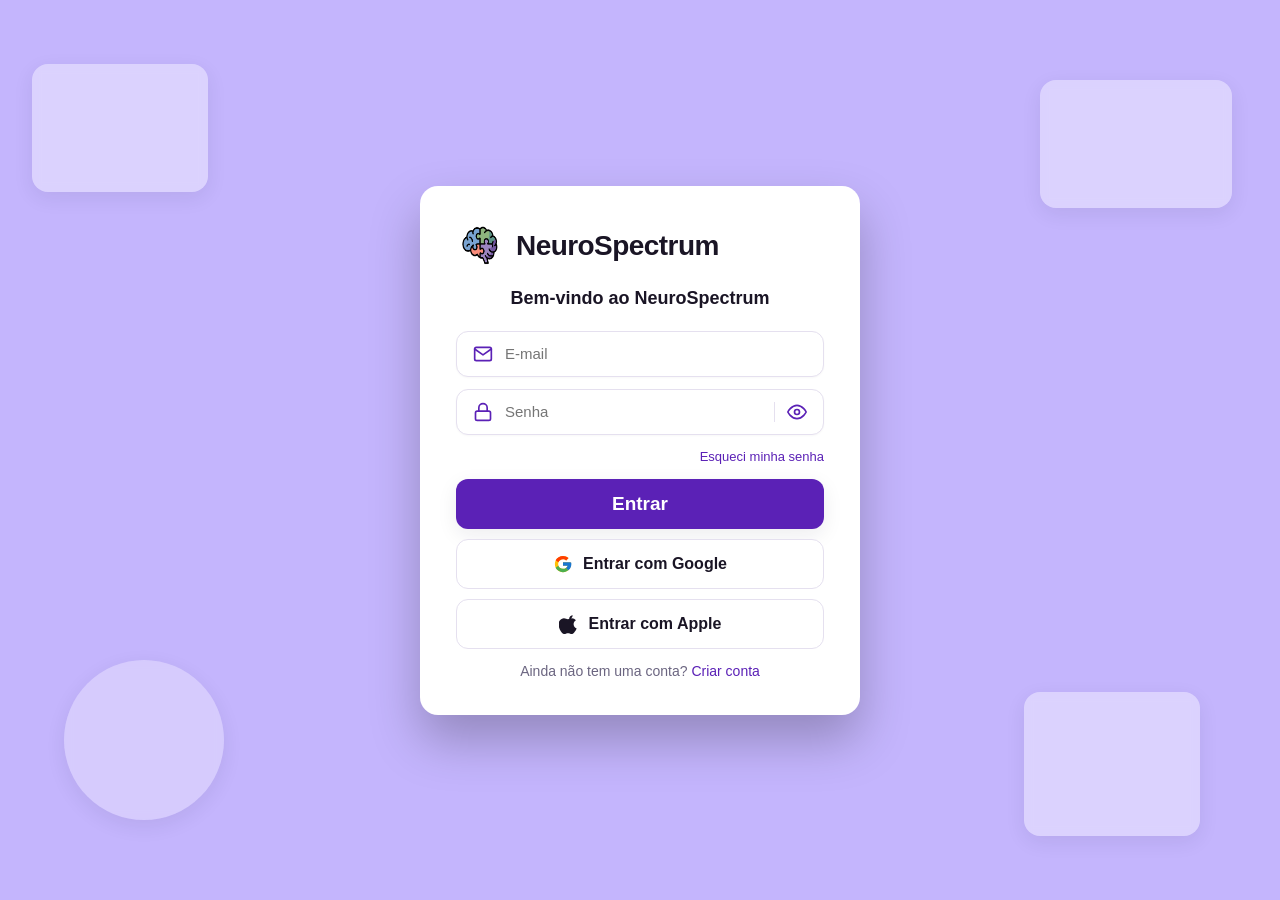
<file: neurospectrum-site/neurospectrum/index.html>
<!doctype html>
<html lang="pt-BR">
<head>
  <meta charset="utf-8" />
  <meta name="viewport" content="width=device-width, initial-scale=1" />
  <title>NeuroSpectrum — Entrar</title>
  <meta name="description" content="Acesse o sistema NeuroSpectrum para gerenciar pacientes, consultas e laudos." />
  <link rel="stylesheet" href="styles.css" />
</head>
<body class="login-page">
  <div class="deco"><span></span><span></span><span></span><span></span></div>

  <div class="login-card">
    <div class="brand">
      <img src="assets/brain-logo.png" alt="NeuroSpectrum" />
      <h1>NeuroSpectrum</h1>
    </div>
    <p class="welcome">Bem-vindo ao NeuroSpectrum</p>

    <form data-redirect="consultas.html">
      <div class="field">
        <svg width="20" height="20" viewBox="0 0 24 24" fill="none" stroke="currentColor" stroke-width="2" stroke-linecap="round" stroke-linejoin="round"><path d="M4 4h16c1.1 0 2 .9 2 2v12c0 1.1-.9 2-2 2H4c-1.1 0-2-.9-2-2V6c0-1.1.9-2 2-2z"/><polyline points="22,6 12,13 2,6"/></svg>
        <input type="email" required placeholder="E-mail" />
      </div>

      <div class="field">
        <svg width="20" height="20" viewBox="0 0 24 24" fill="none" stroke="currentColor" stroke-width="2" stroke-linecap="round" stroke-linejoin="round"><rect x="3" y="11" width="18" height="11" rx="2"/><path d="M7 11V7a5 5 0 0 1 10 0v4"/></svg>
        <input id="senha" type="password" required placeholder="Senha" />
        <button type="button" class="toggle" data-toggle-password="#senha" aria-label="Mostrar senha">
          <svg class="eye-on" width="20" height="20" viewBox="0 0 24 24" fill="none" stroke="currentColor" stroke-width="2" stroke-linecap="round" stroke-linejoin="round"><path d="M1 12s4-8 11-8 11 8 11 8-4 8-11 8-11-8-11-8z"/><circle cx="12" cy="12" r="3"/></svg>
          <svg class="eye-off hidden" width="20" height="20" viewBox="0 0 24 24" fill="none" stroke="currentColor" stroke-width="2" stroke-linecap="round" stroke-linejoin="round"><path d="M17.94 17.94A10.07 10.07 0 0 1 12 20c-7 0-11-8-11-8a18.45 18.45 0 0 1 5.06-5.94"/><path d="M9.9 4.24A9.12 9.12 0 0 1 12 4c7 0 11 8 11 8a18.5 18.5 0 0 1-2.16 3.19"/><line x1="1" y1="1" x2="23" y2="23"/></svg>
        </button>
      </div>

      <div class="forgot"><a href="#">Esqueci minha senha</a></div>

      <button type="submit" class="btn btn-primary">Entrar</button>

      <button type="button" class="btn btn-outline">
        <svg width="20" height="20" viewBox="0 0 48 48"><path fill="#FFC107" d="M43.6 20.5H42V20H24v8h11.3C33.7 32.4 29.3 35.5 24 35.5c-6.4 0-11.5-5.1-11.5-11.5S17.6 12.5 24 12.5c2.9 0 5.6 1.1 7.6 2.9l5.7-5.7C33.6 6.3 29 4.5 24 4.5 13.2 4.5 4.5 13.2 4.5 24S13.2 43.5 24 43.5 43.5 34.8 43.5 24c0-1.2-.1-2.3-.4-3.5z"/><path fill="#FF3D00" d="M6.3 14.7l6.6 4.8C14.6 16 19 12.5 24 12.5c2.9 0 5.6 1.1 7.6 2.9l5.7-5.7C33.6 6.3 29 4.5 24 4.5 16.3 4.5 9.6 8.9 6.3 14.7z"/><path fill="#4CAF50" d="M24 43.5c5.2 0 9.9-1.9 13.4-5l-6.2-5.2c-1.9 1.3-4.3 2.2-7.2 2.2-5.3 0-9.7-3.1-11.3-7.4l-6.5 5C9.5 39 16.2 43.5 24 43.5z"/><path fill="#1976D2" d="M43.6 20.5H42V20H24v8h11.3c-.8 2.3-2.3 4.3-4.1 5.8l6.2 5.2c-.4.4 6.6-4.8 6.6-15 0-1.2-.1-2.3-.4-3.5z"/></svg>
        Entrar com Google
      </button>
      <button type="button" class="btn btn-outline">
        <svg width="20" height="20" viewBox="0 0 24 24" fill="currentColor"><path d="M16.365 1.43c0 1.14-.493 2.27-1.177 3.08-.744.9-1.95 1.57-2.99 1.48-.135-1.12.42-2.29 1.08-3.04.74-.84 2.06-1.49 3.09-1.52zM21.21 17.51c-.59 1.3-.87 1.88-1.63 3.03-1.06 1.6-2.56 3.6-4.42 3.6-1.66 0-2.08-1.08-4.33-1.07-2.25.01-2.71 1.09-4.36 1.07-1.86-.02-3.27-1.82-4.34-3.42-2.97-4.47-3.28-9.7-1.45-12.49 1.3-1.98 3.35-3.14 5.27-3.14 1.96 0 3.19 1.07 4.81 1.07 1.57 0 2.53-1.07 4.79-1.07 1.71 0 3.52.93 4.81 2.54-4.23 2.32-3.54 8.36.85 9.88z"/></svg>
        Entrar com Apple
      </button>

      <p class="signup">Ainda não tem uma conta? <a href="cadastro-paciente.html">Criar conta</a></p>
    </form>
  </div>

  <style>.hidden{display:none!important}</style>
  <script src="app.js"></script>
</body>
</html>
</file>
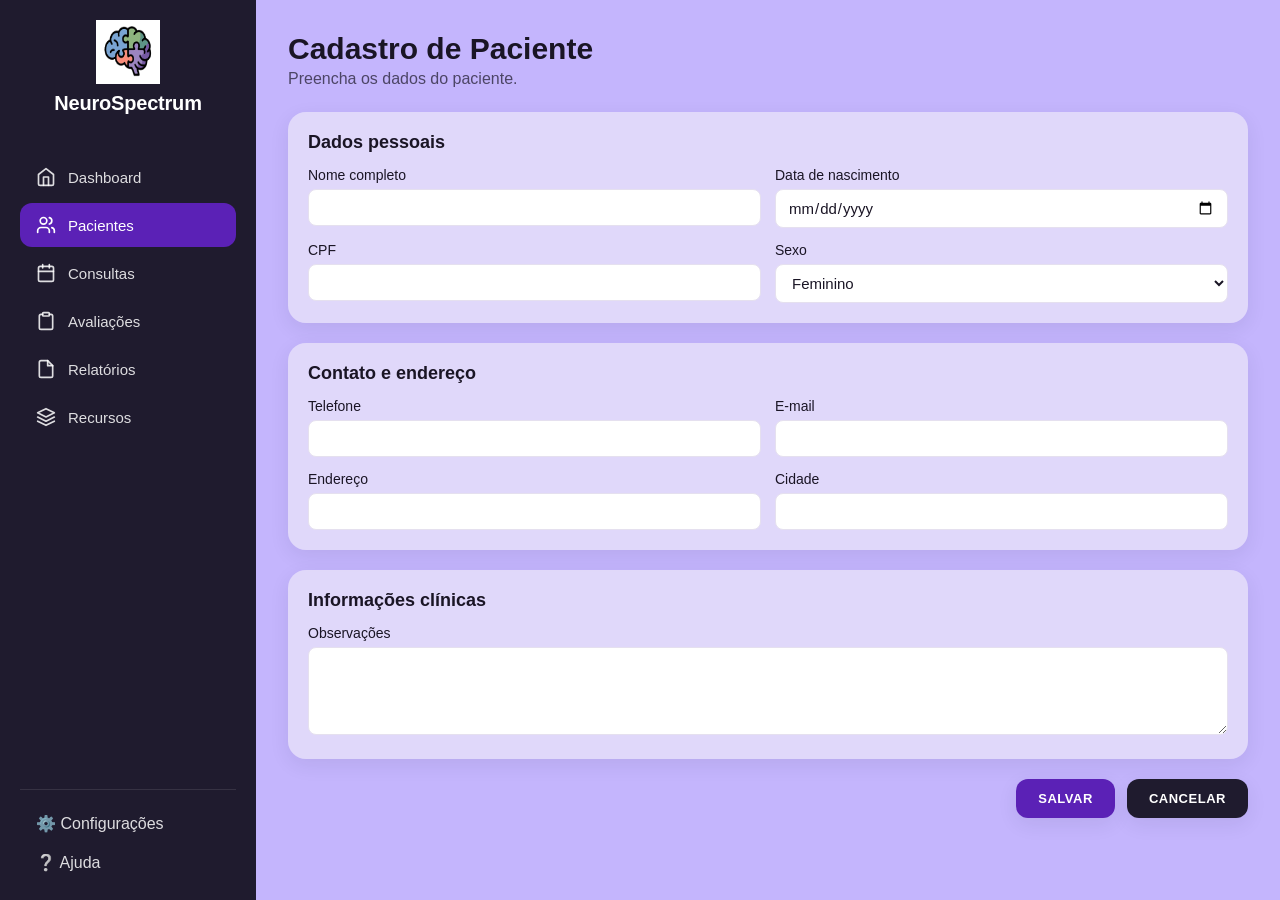
<file: neurospectrum-site/neurospectrum/cadastro-paciente.html>
<!doctype html>
<html lang="pt-BR">
<head>
  <meta charset="utf-8" />
  <meta name="viewport" content="width=device-width, initial-scale=1" />
  <title>Cadastro de Paciente — NeuroSpectrum</title>
  <link rel="stylesheet" href="styles.css" />
</head>
<body>
  <div class="app">
<aside class="sidebar">
  <div class="brand-block">
    <img src="assets/brain-logo.png" alt="">
    <span>NeuroSpectrum</span>
  </div>
  <nav class="nav">
    <a href="dashboard.html"><svg width="20" height="20" viewBox="0 0 24 24" fill="none" stroke="currentColor" stroke-width="2" stroke-linecap="round" stroke-linejoin="round"><path d="m3 9 9-7 9 7v11a2 2 0 0 1-2 2H5a2 2 0 0 1-2-2z"/><polyline points="9 22 9 12 15 12 15 22"/></svg>Dashboard</a>
    <a href="cadastro-paciente.html"><svg width="20" height="20" viewBox="0 0 24 24" fill="none" stroke="currentColor" stroke-width="2" stroke-linecap="round" stroke-linejoin="round"><path d="M16 21v-2a4 4 0 0 0-4-4H6a4 4 0 0 0-4 4v2"/><circle cx="9" cy="7" r="4"/><path d="M22 21v-2a4 4 0 0 0-3-3.87"/><path d="M16 3.13a4 4 0 0 1 0 7.75"/></svg>Pacientes</a>
    <a href="consultas.html"><svg width="20" height="20" viewBox="0 0 24 24" fill="none" stroke="currentColor" stroke-width="2" stroke-linecap="round" stroke-linejoin="round"><rect x="3" y="4" width="18" height="18" rx="2"/><path d="M16 2v4M8 2v4M3 10h18"/></svg>Consultas</a>
    <a href="laudo.html"><svg width="20" height="20" viewBox="0 0 24 24" fill="none" stroke="currentColor" stroke-width="2" stroke-linecap="round" stroke-linejoin="round"><rect x="8" y="2" width="8" height="4" rx="1"/><path d="M16 4h2a2 2 0 0 1 2 2v14a2 2 0 0 1-2 2H6a2 2 0 0 1-2-2V6a2 2 0 0 1 2-2h2"/></svg>Avaliações</a>
    <a href="relatorios.html"><svg width="20" height="20" viewBox="0 0 24 24" fill="none" stroke="currentColor" stroke-width="2" stroke-linecap="round" stroke-linejoin="round"><path d="M14 2H6a2 2 0 0 0-2 2v16a2 2 0 0 0 2 2h12a2 2 0 0 0 2-2V8z"/><polyline points="14 2 14 8 20 8"/></svg>Relatórios</a>
    <a href="recursos.html"><svg width="20" height="20" viewBox="0 0 24 24" fill="none" stroke="currentColor" stroke-width="2" stroke-linecap="round" stroke-linejoin="round"><polygon points="12 2 2 7 12 12 22 7 12 2"/><polyline points="2 17 12 22 22 17"/><polyline points="2 12 12 17 22 12"/></svg>Recursos</a>
  </nav>
  <div class="sidebar-footer">
    <a href="#">⚙️ Configurações</a>
    <a href="#">❔ Ajuda</a>
  </div>
</aside>
    <main class="main">
      <header class="page-header"><div><h1>Cadastro de Paciente</h1><p>Preencha os dados do paciente.</p></div></header>
      <form data-redirect="consultas.html">
        <section class="form-section">
          <h2>Dados pessoais</h2>
          <div class="form-grid">
            <label class="field-block"><span>Nome completo</span><input class="input"></label>
            <label class="field-block"><span>Data de nascimento</span><input type="date" class="input"></label>
            <label class="field-block"><span>CPF</span><input class="input"></label>
            <label class="field-block"><span>Sexo</span><select class="input"><option>Feminino</option><option>Masculino</option><option>Outro</option></select></label>
          </div>
        </section>
        <section class="form-section">
          <h2>Contato e endereço</h2>
          <div class="form-grid">
            <label class="field-block"><span>Telefone</span><input class="input"></label>
            <label class="field-block"><span>E-mail</span><input type="email" class="input"></label>
            <label class="field-block"><span>Endereço</span><input class="input"></label>
            <label class="field-block"><span>Cidade</span><input class="input"></label>
          </div>
        </section>
        <section class="form-section">
          <h2>Informações clínicas</h2>
          <div class="form-grid full"><label class="field-block"><span>Observações</span><textarea rows="4" class="input"></textarea></label></div>
        </section>
        <div class="form-actions">
          <button type="submit" class="btn-sm" style="background:var(--brand);color:#fff">Salvar</button>
          <button type="button" class="btn-sm" data-goto="consultas.html" style="background:var(--dark-panel);color:#fff">Cancelar</button>
        </div>
      </form>
    </main>
  </div>
  <script src="app.js"></script>
</body>
</html>
</file>
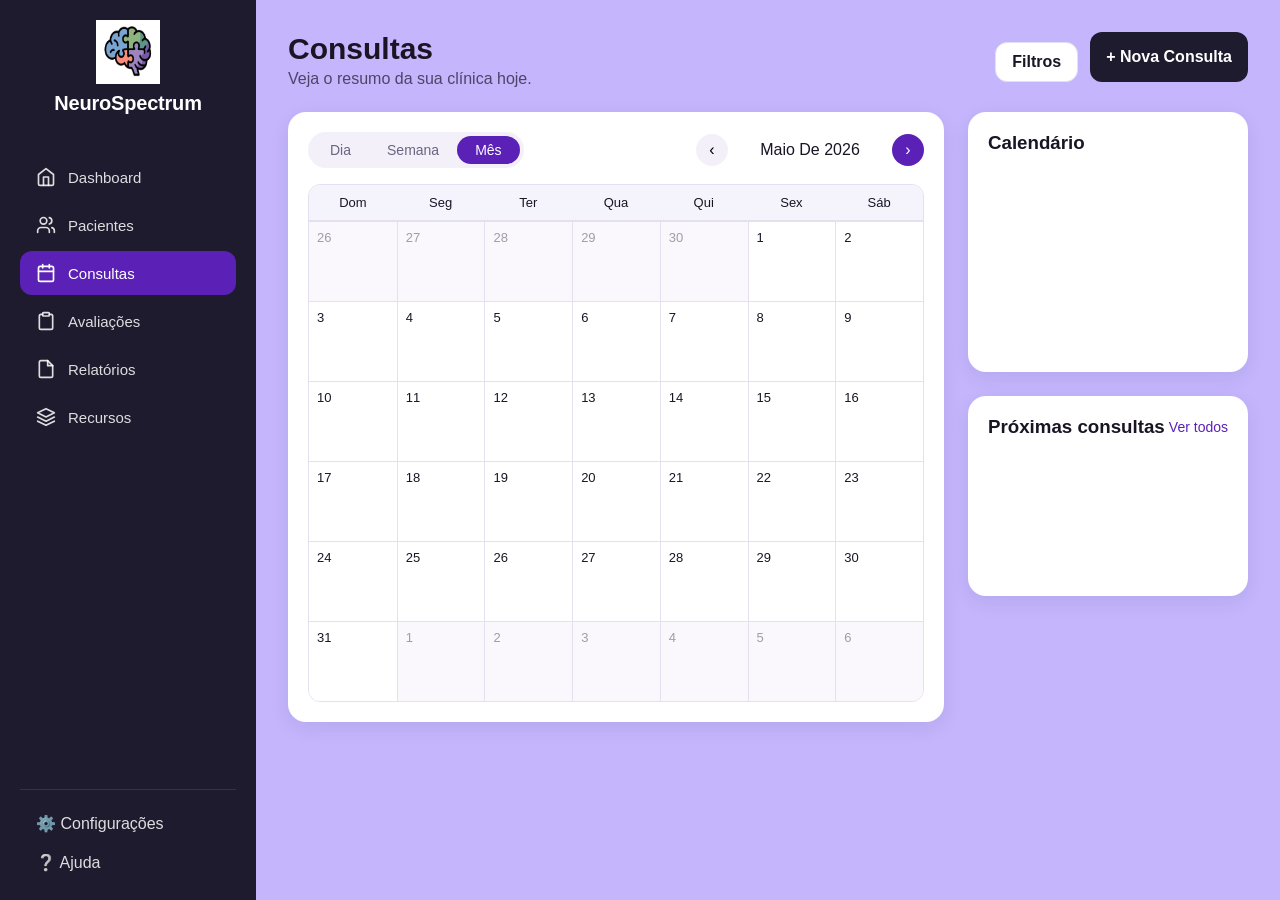
<file: neurospectrum-site/neurospectrum/consultas.html>
<!doctype html>
<html lang="pt-BR">
<head>
  <meta charset="utf-8" />
  <meta name="viewport" content="width=device-width, initial-scale=1" />
  <title>Consultas — NeuroSpectrum</title>
  <link rel="stylesheet" href="styles.css" />
</head>
<body>
  <div class="app">
<aside class="sidebar">
  <div class="brand-block">
    <img src="assets/brain-logo.png" alt="">
    <span>NeuroSpectrum</span>
  </div>
  <nav class="nav">
    <a href="dashboard.html"><svg width="20" height="20" viewBox="0 0 24 24" fill="none" stroke="currentColor" stroke-width="2" stroke-linecap="round" stroke-linejoin="round"><path d="m3 9 9-7 9 7v11a2 2 0 0 1-2 2H5a2 2 0 0 1-2-2z"/><polyline points="9 22 9 12 15 12 15 22"/></svg>Dashboard</a>
    <a href="cadastro-paciente.html"><svg width="20" height="20" viewBox="0 0 24 24" fill="none" stroke="currentColor" stroke-width="2" stroke-linecap="round" stroke-linejoin="round"><path d="M16 21v-2a4 4 0 0 0-4-4H6a4 4 0 0 0-4 4v2"/><circle cx="9" cy="7" r="4"/><path d="M22 21v-2a4 4 0 0 0-3-3.87"/><path d="M16 3.13a4 4 0 0 1 0 7.75"/></svg>Pacientes</a>
    <a href="consultas.html"><svg width="20" height="20" viewBox="0 0 24 24" fill="none" stroke="currentColor" stroke-width="2" stroke-linecap="round" stroke-linejoin="round"><rect x="3" y="4" width="18" height="18" rx="2"/><path d="M16 2v4M8 2v4M3 10h18"/></svg>Consultas</a>
    <a href="laudo.html"><svg width="20" height="20" viewBox="0 0 24 24" fill="none" stroke="currentColor" stroke-width="2" stroke-linecap="round" stroke-linejoin="round"><rect x="8" y="2" width="8" height="4" rx="1"/><path d="M16 4h2a2 2 0 0 1 2 2v14a2 2 0 0 1-2 2H6a2 2 0 0 1-2-2V6a2 2 0 0 1 2-2h2"/></svg>Avaliações</a>
    <a href="relatorios.html"><svg width="20" height="20" viewBox="0 0 24 24" fill="none" stroke="currentColor" stroke-width="2" stroke-linecap="round" stroke-linejoin="round"><path d="M14 2H6a2 2 0 0 0-2 2v16a2 2 0 0 0 2 2h12a2 2 0 0 0 2-2V8z"/><polyline points="14 2 14 8 20 8"/></svg>Relatórios</a>
    <a href="recursos.html"><svg width="20" height="20" viewBox="0 0 24 24" fill="none" stroke="currentColor" stroke-width="2" stroke-linecap="round" stroke-linejoin="round"><polygon points="12 2 2 7 12 12 22 7 12 2"/><polyline points="2 17 12 22 22 17"/><polyline points="2 12 12 17 22 12"/></svg>Recursos</a>
  </nav>
  <div class="sidebar-footer">
    <a href="#">⚙️ Configurações</a>
    <a href="#">❔ Ajuda</a>
  </div>
</aside>
    <main class="main">
      <header class="page-header">
        <div><h1>Consultas</h1><p>Veja o resumo da sua clínica hoje.</p></div>
        <div class="header-actions">
          <button class="btn btn-outline" style="width:auto;padding:10px 16px">Filtros</button>
          <a href="cadastro-paciente.html" class="btn btn-dark" style="width:auto;padding:10px 16px">+ Nova Consulta</a>
        </div>
      </header>
      <div class="consultas-grid">
        <section class="card">
          <div class="toolbar">
            <div class="tabs" data-tabs>
              <button>Dia</button><button>Semana</button><button class="active">Mês</button>
            </div>
            <div class="month-nav">
              <button id="cal-prev" class="icon-btn">‹</button>
              <span id="calendar-label" class="label"></span>
              <button id="cal-next" class="icon-btn primary">›</button>
            </div>
          </div>
          <div id="calendar" class="calendar"></div>
        </section>
        <aside>
          <div class="card" style="min-height:260px;margin-bottom:24px"><h3>Calendário</h3></div>
          <div class="card" style="min-height:200px">
            <div style="display:flex;justify-content:space-between;align-items:center">
              <h3>Próximas consultas</h3><a href="#" style="color:var(--brand);font-size:14px">Ver todos</a>
            </div>
          </div>
        </aside>
      </div>
    </main>
  </div>
  <script src="app.js"></script>
</body>
</html>
</file>
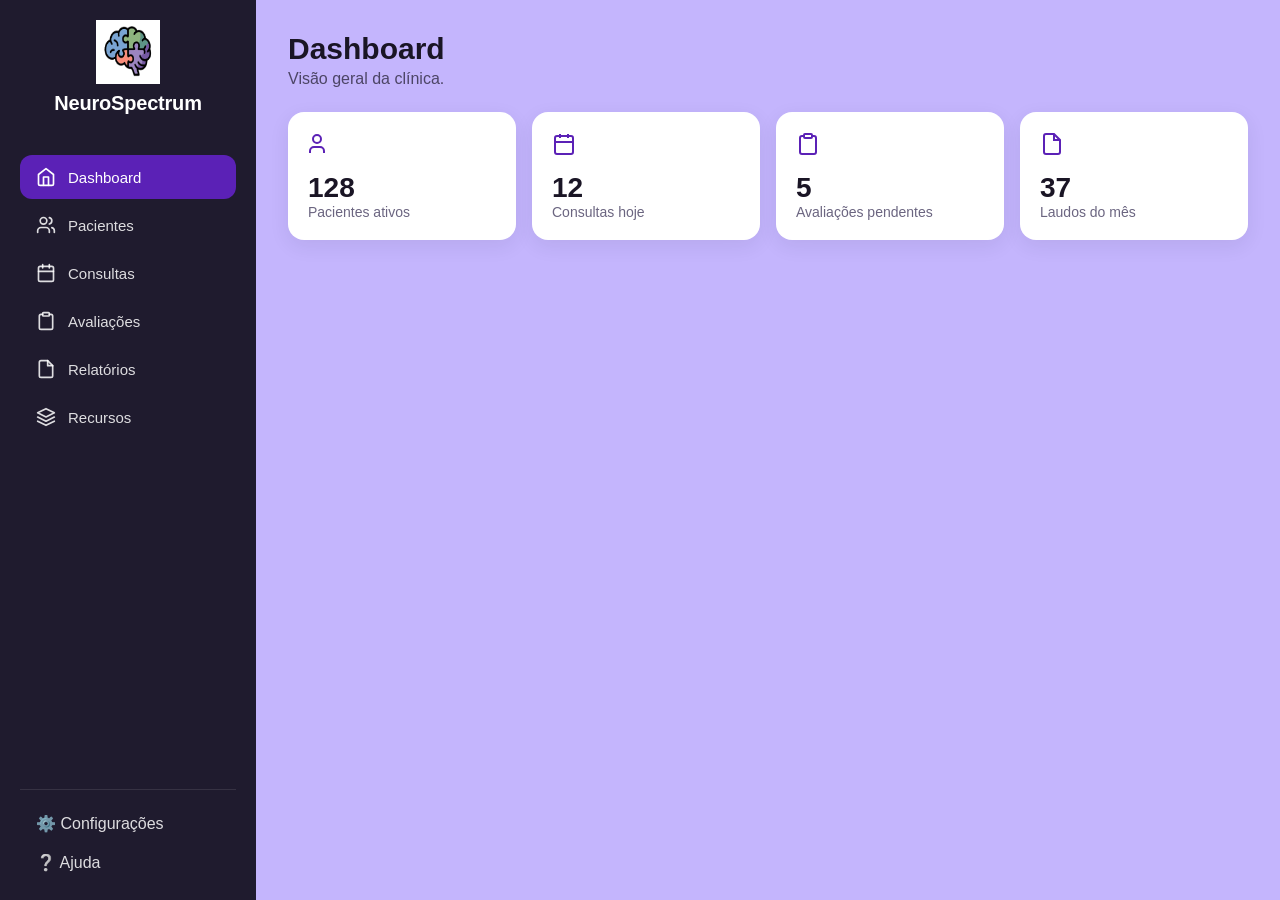
<file: neurospectrum-site/neurospectrum/dashboard.html>
<!doctype html>
<html lang="pt-BR">
<head>
  <meta charset="utf-8" />
  <meta name="viewport" content="width=device-width, initial-scale=1" />
  <title>Dashboard — NeuroSpectrum</title>
  <link rel="stylesheet" href="styles.css" />
</head>
<body>
  <div class="app">
<aside class="sidebar">
  <div class="brand-block">
    <img src="assets/brain-logo.png" alt="">
    <span>NeuroSpectrum</span>
  </div>
  <nav class="nav">
    <a href="dashboard.html"><svg width="20" height="20" viewBox="0 0 24 24" fill="none" stroke="currentColor" stroke-width="2" stroke-linecap="round" stroke-linejoin="round"><path d="m3 9 9-7 9 7v11a2 2 0 0 1-2 2H5a2 2 0 0 1-2-2z"/><polyline points="9 22 9 12 15 12 15 22"/></svg>Dashboard</a>
    <a href="cadastro-paciente.html"><svg width="20" height="20" viewBox="0 0 24 24" fill="none" stroke="currentColor" stroke-width="2" stroke-linecap="round" stroke-linejoin="round"><path d="M16 21v-2a4 4 0 0 0-4-4H6a4 4 0 0 0-4 4v2"/><circle cx="9" cy="7" r="4"/><path d="M22 21v-2a4 4 0 0 0-3-3.87"/><path d="M16 3.13a4 4 0 0 1 0 7.75"/></svg>Pacientes</a>
    <a href="consultas.html"><svg width="20" height="20" viewBox="0 0 24 24" fill="none" stroke="currentColor" stroke-width="2" stroke-linecap="round" stroke-linejoin="round"><rect x="3" y="4" width="18" height="18" rx="2"/><path d="M16 2v4M8 2v4M3 10h18"/></svg>Consultas</a>
    <a href="laudo.html"><svg width="20" height="20" viewBox="0 0 24 24" fill="none" stroke="currentColor" stroke-width="2" stroke-linecap="round" stroke-linejoin="round"><rect x="8" y="2" width="8" height="4" rx="1"/><path d="M16 4h2a2 2 0 0 1 2 2v14a2 2 0 0 1-2 2H6a2 2 0 0 1-2-2V6a2 2 0 0 1 2-2h2"/></svg>Avaliações</a>
    <a href="relatorios.html"><svg width="20" height="20" viewBox="0 0 24 24" fill="none" stroke="currentColor" stroke-width="2" stroke-linecap="round" stroke-linejoin="round"><path d="M14 2H6a2 2 0 0 0-2 2v16a2 2 0 0 0 2 2h12a2 2 0 0 0 2-2V8z"/><polyline points="14 2 14 8 20 8"/></svg>Relatórios</a>
    <a href="recursos.html"><svg width="20" height="20" viewBox="0 0 24 24" fill="none" stroke="currentColor" stroke-width="2" stroke-linecap="round" stroke-linejoin="round"><polygon points="12 2 2 7 12 12 22 7 12 2"/><polyline points="2 17 12 22 22 17"/><polyline points="2 12 12 17 22 12"/></svg>Recursos</a>
  </nav>
  <div class="sidebar-footer">
    <a href="#">⚙️ Configurações</a>
    <a href="#">❔ Ajuda</a>
  </div>
</aside>
    <main class="main">
      <header class="page-header">
        <div><h1>Dashboard</h1><p>Visão geral da clínica.</p></div>
      </header>
      <section class="stats">
        <div class="stat"><svg width="24" height="24" viewBox="0 0 24 24" fill="none" stroke="currentColor" stroke-width="2"><path d="M16 21v-2a4 4 0 0 0-4-4H6a4 4 0 0 0-4 4v2"/><circle cx="9" cy="7" r="4"/></svg><div class="value">128</div><div class="label">Pacientes ativos</div></div>
        <div class="stat"><svg width="24" height="24" viewBox="0 0 24 24" fill="none" stroke="currentColor" stroke-width="2"><rect x="3" y="4" width="18" height="18" rx="2"/><path d="M16 2v4M8 2v4M3 10h18"/></svg><div class="value">12</div><div class="label">Consultas hoje</div></div>
        <div class="stat"><svg width="24" height="24" viewBox="0 0 24 24" fill="none" stroke="currentColor" stroke-width="2"><rect x="8" y="2" width="8" height="4" rx="1"/><path d="M16 4h2a2 2 0 0 1 2 2v14a2 2 0 0 1-2 2H6a2 2 0 0 1-2-2V6a2 2 0 0 1 2-2h2"/></svg><div class="value">5</div><div class="label">Avaliações pendentes</div></div>
        <div class="stat"><svg width="24" height="24" viewBox="0 0 24 24" fill="none" stroke="currentColor" stroke-width="2"><path d="M14 2H6a2 2 0 0 0-2 2v16a2 2 0 0 0 2 2h12a2 2 0 0 0 2-2V8z"/><polyline points="14 2 14 8 20 8"/></svg><div class="value">37</div><div class="label">Laudos do mês</div></div>
      </section>
    </main>
  </div>
  <script src="app.js"></script>
</body>
</html>
</file>
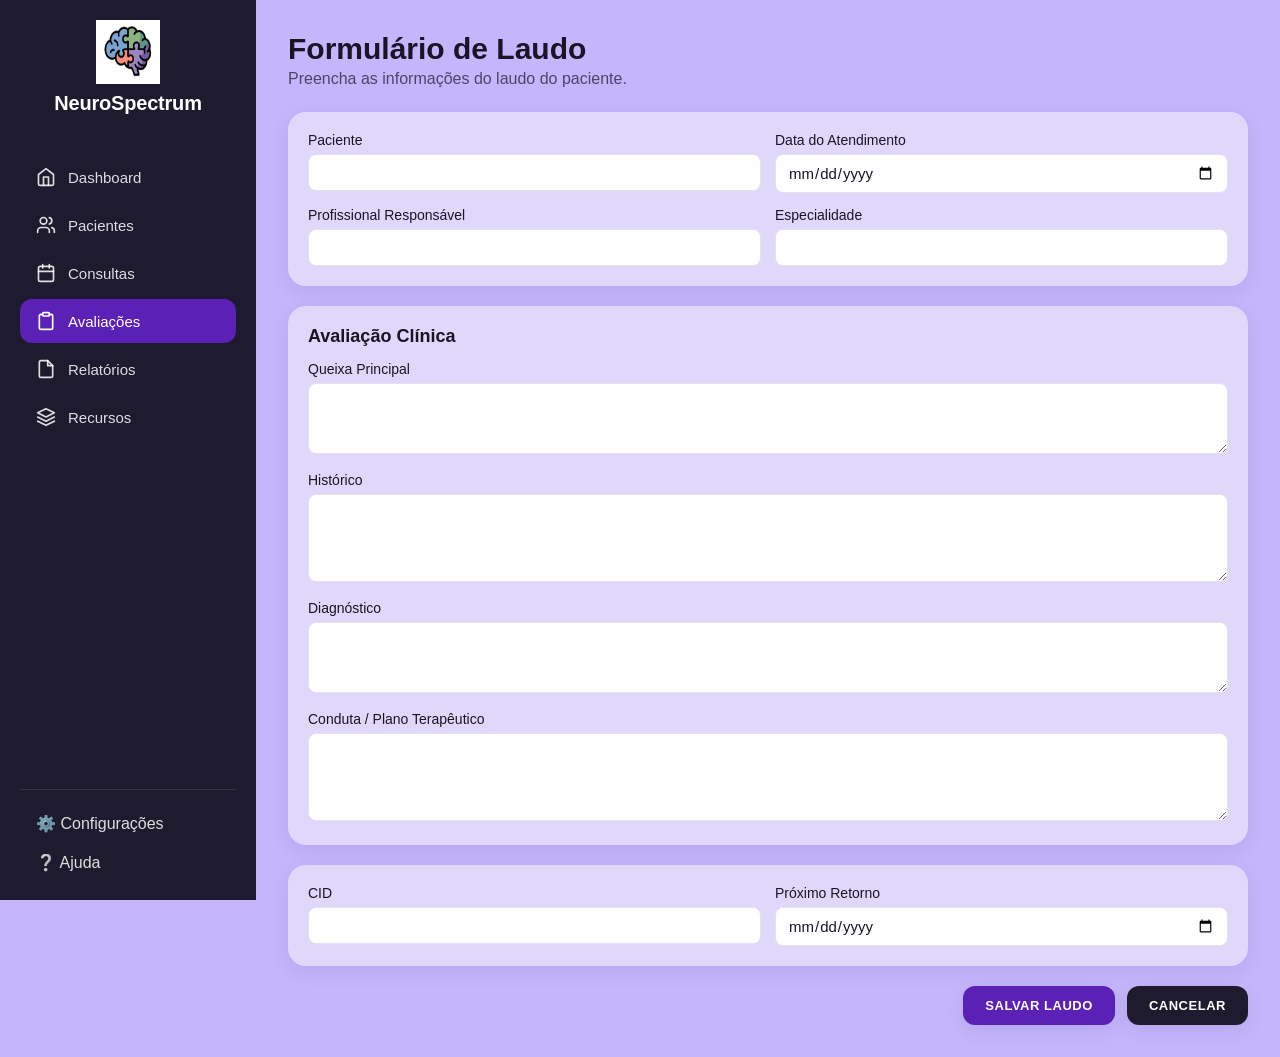
<file: neurospectrum-site/neurospectrum/laudo.html>
<!doctype html>
<html lang="pt-BR">
<head>
  <meta charset="utf-8" />
  <meta name="viewport" content="width=device-width, initial-scale=1" />
  <title>Novo Laudo — NeuroSpectrum</title>
  <link rel="stylesheet" href="styles.css" />
</head>
<body>
  <div class="app">
<aside class="sidebar">
  <div class="brand-block">
    <img src="assets/brain-logo.png" alt="">
    <span>NeuroSpectrum</span>
  </div>
  <nav class="nav">
    <a href="dashboard.html"><svg width="20" height="20" viewBox="0 0 24 24" fill="none" stroke="currentColor" stroke-width="2" stroke-linecap="round" stroke-linejoin="round"><path d="m3 9 9-7 9 7v11a2 2 0 0 1-2 2H5a2 2 0 0 1-2-2z"/><polyline points="9 22 9 12 15 12 15 22"/></svg>Dashboard</a>
    <a href="cadastro-paciente.html"><svg width="20" height="20" viewBox="0 0 24 24" fill="none" stroke="currentColor" stroke-width="2" stroke-linecap="round" stroke-linejoin="round"><path d="M16 21v-2a4 4 0 0 0-4-4H6a4 4 0 0 0-4 4v2"/><circle cx="9" cy="7" r="4"/><path d="M22 21v-2a4 4 0 0 0-3-3.87"/><path d="M16 3.13a4 4 0 0 1 0 7.75"/></svg>Pacientes</a>
    <a href="consultas.html"><svg width="20" height="20" viewBox="0 0 24 24" fill="none" stroke="currentColor" stroke-width="2" stroke-linecap="round" stroke-linejoin="round"><rect x="3" y="4" width="18" height="18" rx="2"/><path d="M16 2v4M8 2v4M3 10h18"/></svg>Consultas</a>
    <a href="laudo.html"><svg width="20" height="20" viewBox="0 0 24 24" fill="none" stroke="currentColor" stroke-width="2" stroke-linecap="round" stroke-linejoin="round"><rect x="8" y="2" width="8" height="4" rx="1"/><path d="M16 4h2a2 2 0 0 1 2 2v14a2 2 0 0 1-2 2H6a2 2 0 0 1-2-2V6a2 2 0 0 1 2-2h2"/></svg>Avaliações</a>
    <a href="relatorios.html"><svg width="20" height="20" viewBox="0 0 24 24" fill="none" stroke="currentColor" stroke-width="2" stroke-linecap="round" stroke-linejoin="round"><path d="M14 2H6a2 2 0 0 0-2 2v16a2 2 0 0 0 2 2h12a2 2 0 0 0 2-2V8z"/><polyline points="14 2 14 8 20 8"/></svg>Relatórios</a>
    <a href="recursos.html"><svg width="20" height="20" viewBox="0 0 24 24" fill="none" stroke="currentColor" stroke-width="2" stroke-linecap="round" stroke-linejoin="round"><polygon points="12 2 2 7 12 12 22 7 12 2"/><polyline points="2 17 12 22 22 17"/><polyline points="2 12 12 17 22 12"/></svg>Recursos</a>
  </nav>
  <div class="sidebar-footer">
    <a href="#">⚙️ Configurações</a>
    <a href="#">❔ Ajuda</a>
  </div>
</aside>
    <main class="main">
      <header class="page-header"><div><h1>Formulário de Laudo</h1><p>Preencha as informações do laudo do paciente.</p></div></header>
      <form data-redirect="consultas.html">
        <section class="form-section">
          <div class="form-grid">
            <label class="field-block"><span>Paciente</span><input class="input"></label>
            <label class="field-block"><span>Data do Atendimento</span><input type="date" class="input"></label>
            <label class="field-block"><span>Profissional Responsável</span><input class="input"></label>
            <label class="field-block"><span>Especialidade</span><input class="input"></label>
          </div>
        </section>
        <section class="form-section">
          <h2>Avaliação Clínica</h2>
          <div class="form-grid full">
            <label class="field-block"><span>Queixa Principal</span><textarea rows="3" class="input"></textarea></label>
            <label class="field-block"><span>Histórico</span><textarea rows="4" class="input"></textarea></label>
            <label class="field-block"><span>Diagnóstico</span><textarea rows="3" class="input"></textarea></label>
            <label class="field-block"><span>Conduta / Plano Terapêutico</span><textarea rows="4" class="input"></textarea></label>
          </div>
        </section>
        <section class="form-section">
          <div class="form-grid">
            <label class="field-block"><span>CID</span><input class="input"></label>
            <label class="field-block"><span>Próximo Retorno</span><input type="date" class="input"></label>
          </div>
        </section>
        <div class="form-actions">
          <button type="submit" class="btn-sm" style="background:var(--brand);color:#fff">Salvar Laudo</button>
          <button type="button" class="btn-sm" data-goto="consultas.html" style="background:var(--dark-panel);color:#fff">Cancelar</button>
        </div>
      </form>
    </main>
  </div>
  <script src="app.js"></script>
</body>
</html>
</file>
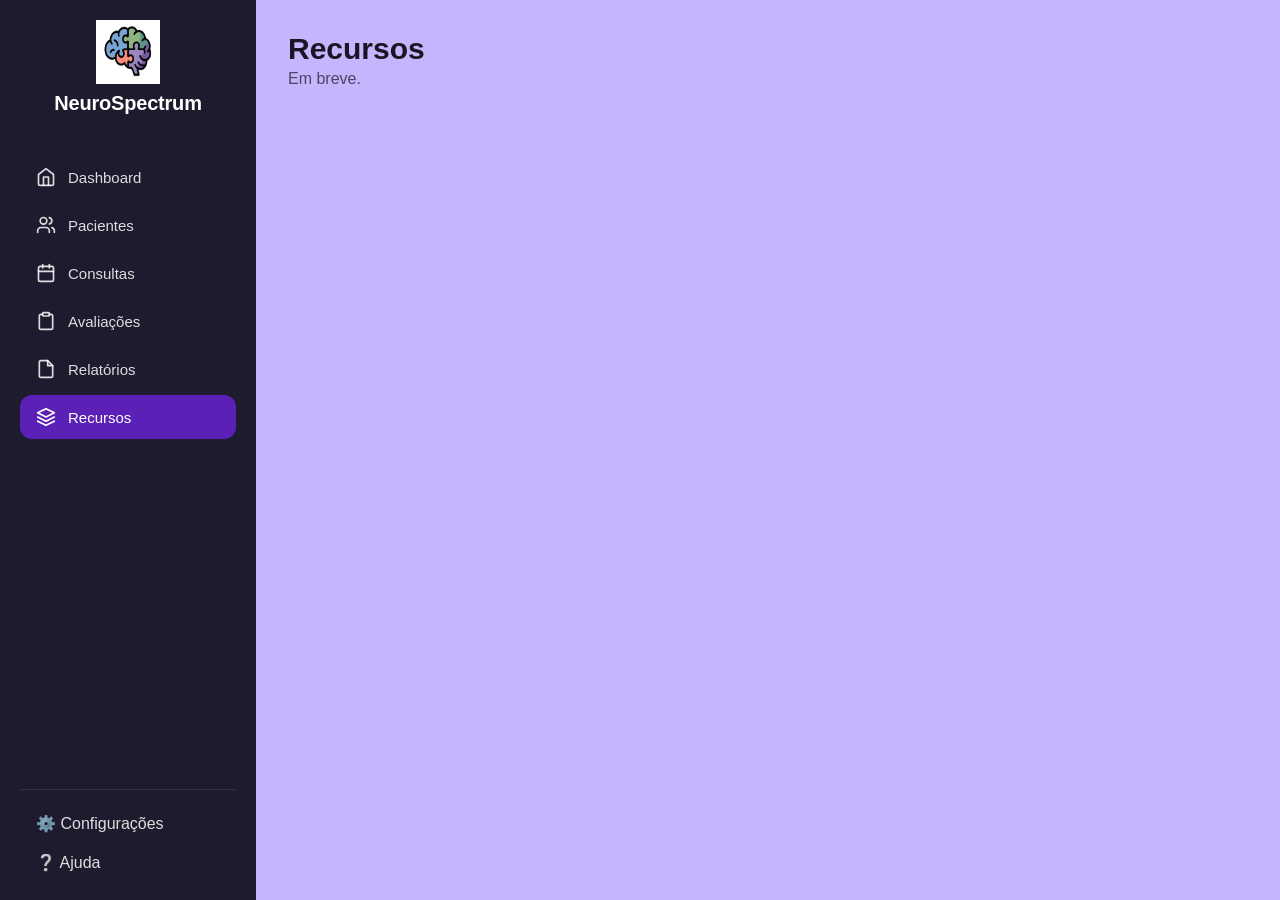
<file: neurospectrum-site/neurospectrum/recursos.html>
<!doctype html>
<html lang="pt-BR">
<head>
  <meta charset="utf-8" />
  <meta name="viewport" content="width=device-width, initial-scale=1" />
  <title>Recursos — NeuroSpectrum</title>
  <link rel="stylesheet" href="styles.css" />
</head>
<body>
  <div class="app">
<aside class="sidebar">
  <div class="brand-block">
    <img src="assets/brain-logo.png" alt="">
    <span>NeuroSpectrum</span>
  </div>
  <nav class="nav">
    <a href="dashboard.html"><svg width="20" height="20" viewBox="0 0 24 24" fill="none" stroke="currentColor" stroke-width="2" stroke-linecap="round" stroke-linejoin="round"><path d="m3 9 9-7 9 7v11a2 2 0 0 1-2 2H5a2 2 0 0 1-2-2z"/><polyline points="9 22 9 12 15 12 15 22"/></svg>Dashboard</a>
    <a href="cadastro-paciente.html"><svg width="20" height="20" viewBox="0 0 24 24" fill="none" stroke="currentColor" stroke-width="2" stroke-linecap="round" stroke-linejoin="round"><path d="M16 21v-2a4 4 0 0 0-4-4H6a4 4 0 0 0-4 4v2"/><circle cx="9" cy="7" r="4"/><path d="M22 21v-2a4 4 0 0 0-3-3.87"/><path d="M16 3.13a4 4 0 0 1 0 7.75"/></svg>Pacientes</a>
    <a href="consultas.html"><svg width="20" height="20" viewBox="0 0 24 24" fill="none" stroke="currentColor" stroke-width="2" stroke-linecap="round" stroke-linejoin="round"><rect x="3" y="4" width="18" height="18" rx="2"/><path d="M16 2v4M8 2v4M3 10h18"/></svg>Consultas</a>
    <a href="laudo.html"><svg width="20" height="20" viewBox="0 0 24 24" fill="none" stroke="currentColor" stroke-width="2" stroke-linecap="round" stroke-linejoin="round"><rect x="8" y="2" width="8" height="4" rx="1"/><path d="M16 4h2a2 2 0 0 1 2 2v14a2 2 0 0 1-2 2H6a2 2 0 0 1-2-2V6a2 2 0 0 1 2-2h2"/></svg>Avaliações</a>
    <a href="relatorios.html"><svg width="20" height="20" viewBox="0 0 24 24" fill="none" stroke="currentColor" stroke-width="2" stroke-linecap="round" stroke-linejoin="round"><path d="M14 2H6a2 2 0 0 0-2 2v16a2 2 0 0 0 2 2h12a2 2 0 0 0 2-2V8z"/><polyline points="14 2 14 8 20 8"/></svg>Relatórios</a>
    <a href="recursos.html"><svg width="20" height="20" viewBox="0 0 24 24" fill="none" stroke="currentColor" stroke-width="2" stroke-linecap="round" stroke-linejoin="round"><polygon points="12 2 2 7 12 12 22 7 12 2"/><polyline points="2 17 12 22 22 17"/><polyline points="2 12 12 17 22 12"/></svg>Recursos</a>
  </nav>
  <div class="sidebar-footer">
    <a href="#">⚙️ Configurações</a>
    <a href="#">❔ Ajuda</a>
  </div>
</aside>
    <main class="main">
      <header class="page-header"><div><h1>Recursos</h1><p>Em breve.</p></div></header>
    </main>
  </div>
  <script src="app.js"></script>
</body>
</html>
</file>
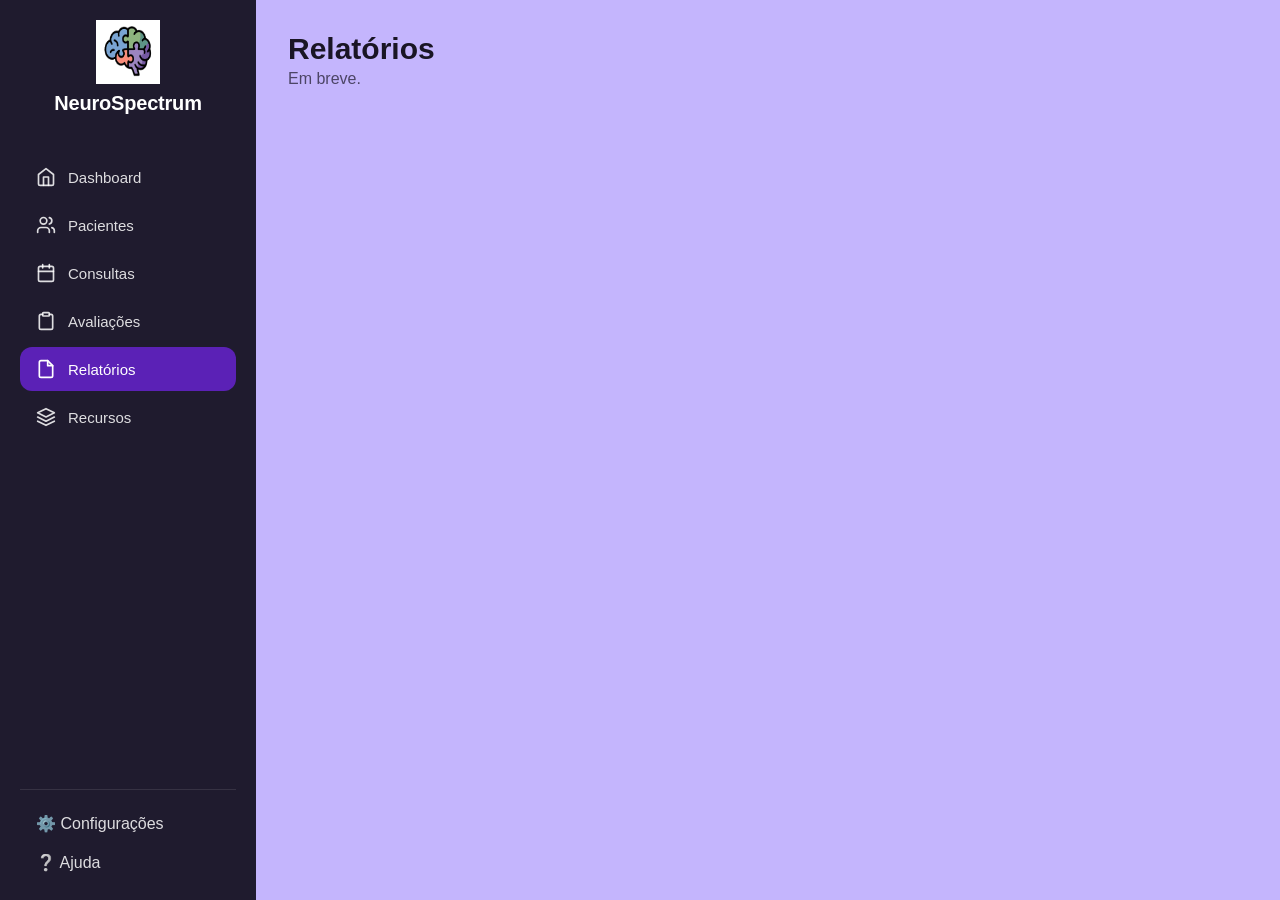
<file: neurospectrum-site/neurospectrum/relatorios.html>
<!doctype html>
<html lang="pt-BR">
<head>
  <meta charset="utf-8" />
  <meta name="viewport" content="width=device-width, initial-scale=1" />
  <title>Relatórios — NeuroSpectrum</title>
  <link rel="stylesheet" href="styles.css" />
</head>
<body>
  <div class="app">
<aside class="sidebar">
  <div class="brand-block">
    <img src="assets/brain-logo.png" alt="">
    <span>NeuroSpectrum</span>
  </div>
  <nav class="nav">
    <a href="dashboard.html"><svg width="20" height="20" viewBox="0 0 24 24" fill="none" stroke="currentColor" stroke-width="2" stroke-linecap="round" stroke-linejoin="round"><path d="m3 9 9-7 9 7v11a2 2 0 0 1-2 2H5a2 2 0 0 1-2-2z"/><polyline points="9 22 9 12 15 12 15 22"/></svg>Dashboard</a>
    <a href="cadastro-paciente.html"><svg width="20" height="20" viewBox="0 0 24 24" fill="none" stroke="currentColor" stroke-width="2" stroke-linecap="round" stroke-linejoin="round"><path d="M16 21v-2a4 4 0 0 0-4-4H6a4 4 0 0 0-4 4v2"/><circle cx="9" cy="7" r="4"/><path d="M22 21v-2a4 4 0 0 0-3-3.87"/><path d="M16 3.13a4 4 0 0 1 0 7.75"/></svg>Pacientes</a>
    <a href="consultas.html"><svg width="20" height="20" viewBox="0 0 24 24" fill="none" stroke="currentColor" stroke-width="2" stroke-linecap="round" stroke-linejoin="round"><rect x="3" y="4" width="18" height="18" rx="2"/><path d="M16 2v4M8 2v4M3 10h18"/></svg>Consultas</a>
    <a href="laudo.html"><svg width="20" height="20" viewBox="0 0 24 24" fill="none" stroke="currentColor" stroke-width="2" stroke-linecap="round" stroke-linejoin="round"><rect x="8" y="2" width="8" height="4" rx="1"/><path d="M16 4h2a2 2 0 0 1 2 2v14a2 2 0 0 1-2 2H6a2 2 0 0 1-2-2V6a2 2 0 0 1 2-2h2"/></svg>Avaliações</a>
    <a href="relatorios.html"><svg width="20" height="20" viewBox="0 0 24 24" fill="none" stroke="currentColor" stroke-width="2" stroke-linecap="round" stroke-linejoin="round"><path d="M14 2H6a2 2 0 0 0-2 2v16a2 2 0 0 0 2 2h12a2 2 0 0 0 2-2V8z"/><polyline points="14 2 14 8 20 8"/></svg>Relatórios</a>
    <a href="recursos.html"><svg width="20" height="20" viewBox="0 0 24 24" fill="none" stroke="currentColor" stroke-width="2" stroke-linecap="round" stroke-linejoin="round"><polygon points="12 2 2 7 12 12 22 7 12 2"/><polyline points="2 17 12 22 22 17"/><polyline points="2 12 12 17 22 12"/></svg>Recursos</a>
  </nav>
  <div class="sidebar-footer">
    <a href="#">⚙️ Configurações</a>
    <a href="#">❔ Ajuda</a>
  </div>
</aside>
    <main class="main">
      <header class="page-header"><div><h1>Relatórios</h1><p>Em breve.</p></div></header>
    </main>
  </div>
  <script src="app.js"></script>
</body>
</html>
</file>
<file: neurospectrum-site/neurospectrum/styles.css>
/* ================= NeuroSpectrum — styles.css ================= */
:root {
  --brand: #5b21b6;
  --brand-2: #7c3aed;
  --brand-soft: #c4b5fd;
  --dark-panel: #1f1b2e;
  --bg: #c4b5fd;
  --card: #ffffff;
  --text: #1a1525;
  --muted: #6b6580;
  --border: #e5e0ef;
  --radius: 14px;
  --shadow: 0 6px 20px rgba(31, 27, 46, 0.08);
}

* { box-sizing: border-box; margin: 0; padding: 0; }
html, body { height: 100%; }
body {
  font-family: -apple-system, BlinkMacSystemFont, "Segoe UI", Roboto, Helvetica, Arial, sans-serif;
  background: var(--bg);
  color: var(--text);
  -webkit-font-smoothing: antialiased;
}
a { color: inherit; text-decoration: none; }
button { font: inherit; cursor: pointer; border: none; background: none; }
input, textarea, select { font: inherit; color: inherit; }

/* ============ Login ============ */
.login-page {
  min-height: 100vh;
  display: flex;
  align-items: center;
  justify-content: center;
  padding: 16px;
  position: relative;
  overflow: hidden;
}
.deco { position: absolute; inset: 0; pointer-events: none; }
.deco span {
  position: absolute;
  background: rgba(255,255,255,0.4);
  backdrop-filter: blur(4px);
  border-radius: 16px;
  box-shadow: var(--shadow);
}
.deco span:nth-child(1) { left: 32px; top: 64px; width: 176px; height: 128px; }
.deco span:nth-child(2) { left: 64px; bottom: 80px; width: 160px; height: 160px; border-radius: 50%; background: rgba(255,255,255,0.3); }
.deco span:nth-child(3) { right: 48px; top: 80px; width: 192px; height: 128px; }
.deco span:nth-child(4) { right: 80px; bottom: 64px; width: 176px; height: 144px; }

.login-card {
  position: relative;
  width: 100%;
  max-width: 440px;
  background: var(--card);
  border-radius: 18px;
  padding: 36px;
  box-shadow: 0 25px 50px rgba(0,0,0,0.25);
}
.brand { display: flex; align-items: center; gap: 12px; }
.brand img { width: 48px; height: 48px; }
.brand h1 { font-size: 28px; font-weight: 700; letter-spacing: -0.02em; }
.welcome { text-align: center; font-weight: 600; font-size: 18px; margin: 18px 0 22px; }

.field {
  display: flex;
  align-items: center;
  gap: 12px;
  padding: 12px 16px;
  border-radius: 12px;
  border: 1px solid var(--border);
  background: #fff;
  box-shadow: 0 1px 2px rgba(0,0,0,0.03);
  margin-bottom: 12px;
}
.field svg { color: var(--brand); flex-shrink: 0; }
.field input { flex: 1; border: none; outline: none; background: transparent; font-size: 15px; }
.field .toggle { padding-left: 12px; border-left: 1px solid var(--border); color: var(--brand); display: flex; }

.forgot { text-align: right; margin: 4px 0 14px; }
.forgot a { color: var(--brand); font-weight: 500; font-size: 13px; }

.btn {
  display: inline-flex; align-items: center; justify-content: center; gap: 10px;
  width: 100%; padding: 14px 18px; border-radius: 12px;
  font-weight: 600; font-size: 16px; transition: opacity .15s, background .15s;
}
.btn-primary { background: var(--brand); color: #fff; box-shadow: var(--shadow); font-size: 19px; }
.btn-primary:hover { opacity: 0.94; }
.btn-outline { background: #fff; border: 1px solid var(--border); color: var(--text); margin-top: 10px; }
.btn-outline:hover { background: #f5f3fb; }
.btn-dark { background: var(--dark-panel); color: #fff; }

.signup { text-align: center; font-size: 14px; color: var(--muted); margin-top: 14px; }
.signup a { color: var(--brand); font-weight: 500; }

/* ============ App layout ============ */
.app { display: flex; min-height: 100vh; }
.sidebar {
  width: 256px;
  background: var(--dark-panel);
  color: #fff;
  padding: 20px;
  position: sticky; top: 0;
  height: 100vh;
  display: flex; flex-direction: column;
}
.sidebar .brand-block { display: flex; flex-direction: column; align-items: center; gap: 8px; margin-bottom: 40px; }
.sidebar .brand-block img { width: 64px; height: 64px; }
.sidebar .brand-block span { font-size: 20px; font-weight: 600; letter-spacing: -0.01em; }

.nav { flex: 1; display: flex; flex-direction: column; gap: 4px; }
.nav a {
  display: flex; align-items: center; gap: 12px;
  padding: 12px 16px; border-radius: 12px;
  color: rgba(255,255,255,0.85);
  font-weight: 500; font-size: 15px;
  transition: background .15s;
}
.nav a:hover { background: rgba(255,255,255,0.06); }
.nav a.active { background: var(--brand); color: #fff; }
.nav a svg { width: 20px; height: 20px; }

.sidebar-footer { padding-top: 16px; border-top: 1px solid rgba(255,255,255,0.1); display: flex; flex-direction: column; gap: 4px; }
.sidebar-footer a { display: flex; align-items: center; gap: 12px; padding: 8px 16px; border-radius: 12px; color: rgba(255,255,255,0.85); }
.sidebar-footer a:hover { background: rgba(255,255,255,0.06); }

.main { flex: 1; padding: 32px; overflow: auto; }
.page-header { display: flex; align-items: flex-start; justify-content: space-between; margin-bottom: 24px; }
.page-header h1 { font-size: 30px; font-weight: 700; }
.page-header p { color: rgba(26,21,37,0.7); margin-top: 4px; }
.header-actions { display: flex; gap: 12px; }

/* ============ Cards / stats ============ */
.stats { display: grid; grid-template-columns: repeat(4, 1fr); gap: 16px; }
@media (max-width: 900px) { .stats { grid-template-columns: repeat(2, 1fr); } }
.stat {
  background: var(--card);
  border-radius: 16px; padding: 20px;
  box-shadow: var(--shadow);
}
.stat svg { color: var(--brand); margin-bottom: 12px; }
.stat .value { font-size: 28px; font-weight: 700; }
.stat .label { font-size: 14px; color: var(--muted); }

/* ============ Consultas ============ */
.consultas-grid { display: grid; grid-template-columns: 1fr 280px; gap: 24px; }
@media (max-width: 1024px) { .consultas-grid { grid-template-columns: 1fr; } }

.card { background: var(--card); border-radius: 18px; padding: 20px; box-shadow: var(--shadow); }
.toolbar { display: flex; align-items: center; justify-content: space-between; margin-bottom: 16px; }
.tabs { display: inline-flex; background: #f3f0f9; border-radius: 999px; padding: 4px; }
.tabs button { padding: 6px 18px; border-radius: 999px; font-size: 14px; font-weight: 500; color: var(--muted); }
.tabs button.active { background: var(--brand); color: #fff; }

.month-nav { display: flex; align-items: center; gap: 12px; }
.month-nav .label { font-weight: 500; min-width: 140px; text-align: center; text-transform: capitalize; }
.icon-btn { width: 32px; height: 32px; border-radius: 50%; background: #f3f0f9; display: inline-flex; align-items: center; justify-content: center; }
.icon-btn.primary { background: var(--brand); color: #fff; }

.calendar { display: grid; grid-template-columns: repeat(7, 1fr); border: 1px solid var(--border); border-radius: 12px; overflow: hidden; }
.calendar .dow { text-align: center; padding: 10px 0; font-size: 13px; font-weight: 500; background: #f5f3fb; border-bottom: 1px solid var(--border); }
.calendar .cell { min-height: 80px; padding: 8px; font-size: 13px; border-top: 1px solid var(--border); border-left: 1px solid var(--border); background: #fff; }
.calendar .cell:nth-child(7n+1) { border-left: 0; }
.calendar .cell.out { background: #faf8fd; color: rgba(26,21,37,0.4); }

/* ============ Forms ============ */
.form-section { background: rgba(243, 240, 249, 0.6); border-radius: 18px; padding: 20px; box-shadow: var(--shadow); margin-bottom: 20px; }
.form-section h2 { font-size: 18px; font-weight: 700; margin-bottom: 14px; }
.form-grid { display: grid; grid-template-columns: 1fr 1fr; gap: 14px; }
@media (max-width: 700px) { .form-grid { grid-template-columns: 1fr; } }
.form-grid.full > * { grid-column: 1 / -1; }
label.field-block { display: block; }
label.field-block span { display: block; font-size: 14px; font-weight: 500; margin-bottom: 6px; }
.input, textarea.input {
  width: 100%; background: #fff;
  border: 1px solid var(--border); border-radius: 8px;
  padding: 9px 12px; font-size: 15px; outline: none;
}
.input:focus, textarea.input:focus { border-color: var(--brand); box-shadow: 0 0 0 3px rgba(124,58,237,0.15); }
textarea.input { resize: vertical; }

.form-actions { display: flex; justify-content: flex-end; gap: 12px; margin-top: 20px; }
.btn-sm { padding: 12px 22px; border-radius: 12px; font-weight: 600; text-transform: uppercase; font-size: 13px; letter-spacing: 0.04em; box-shadow: var(--shadow); }
</file>
